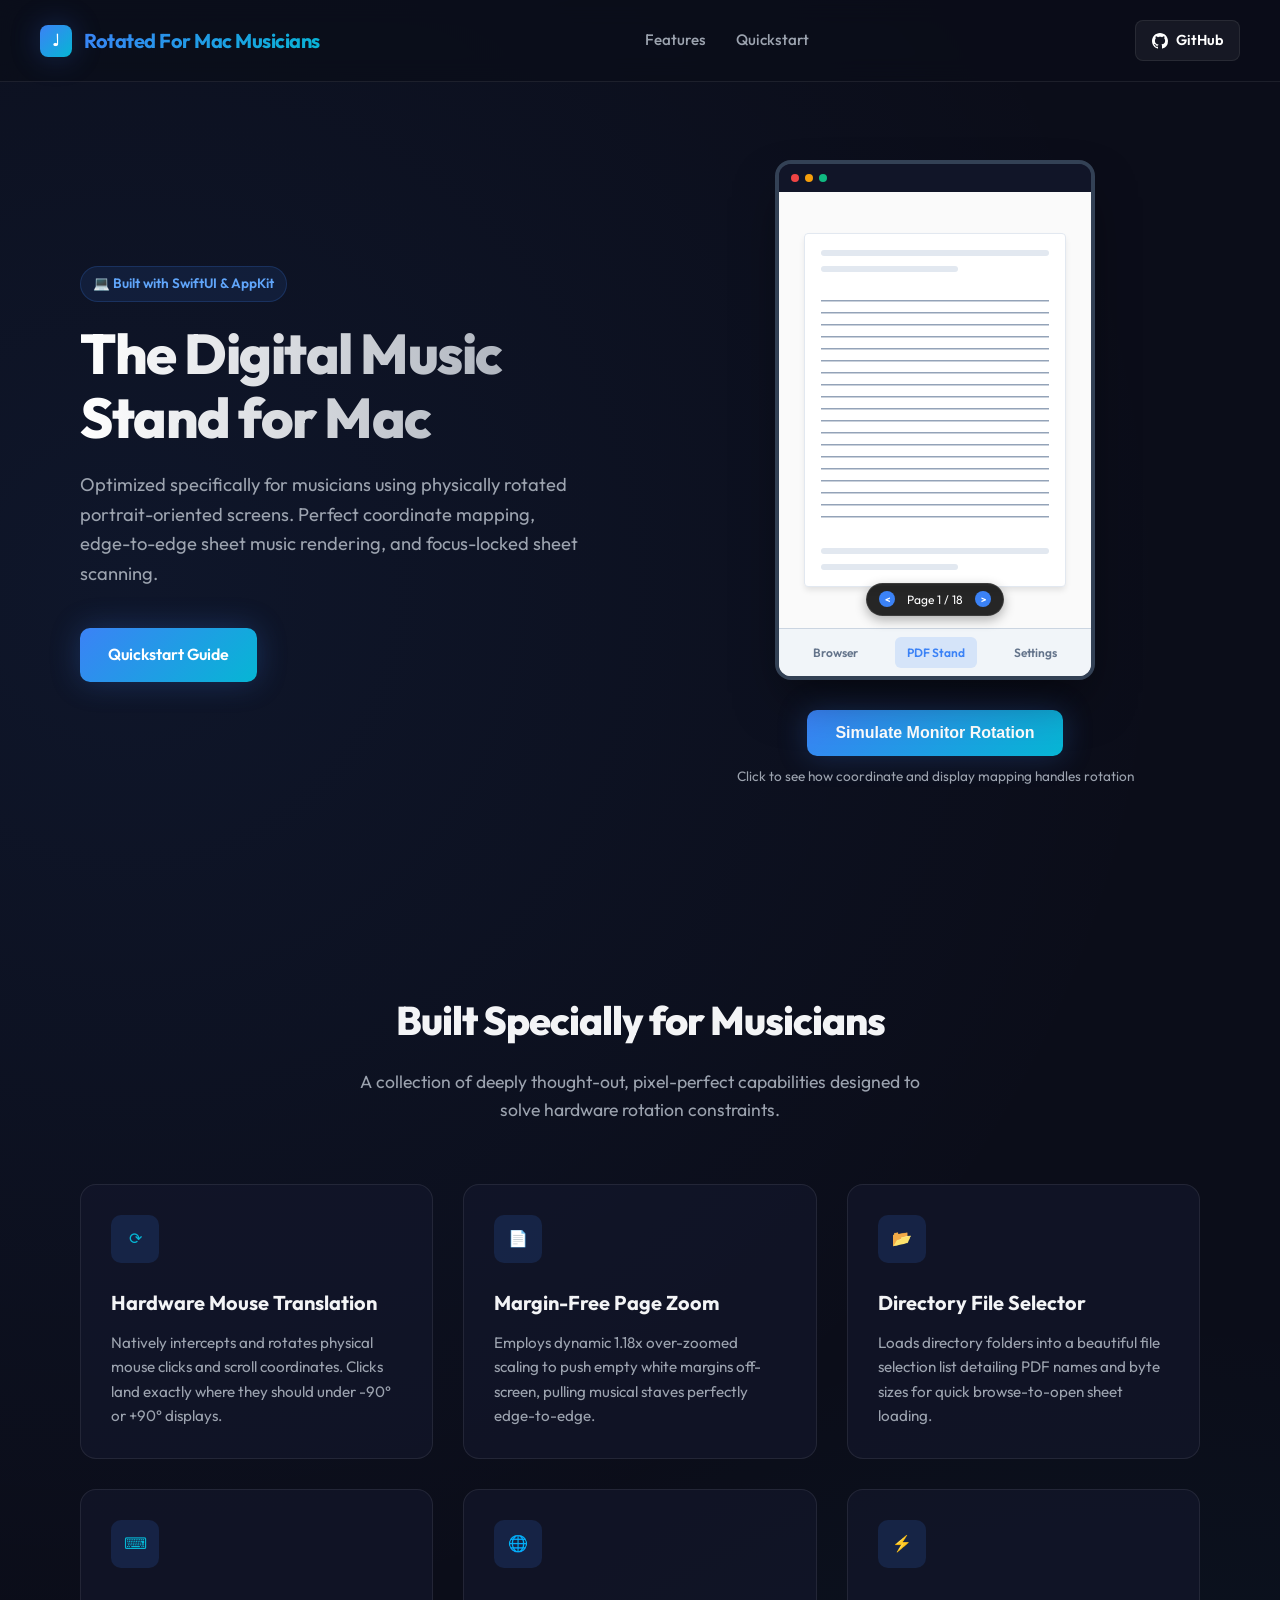
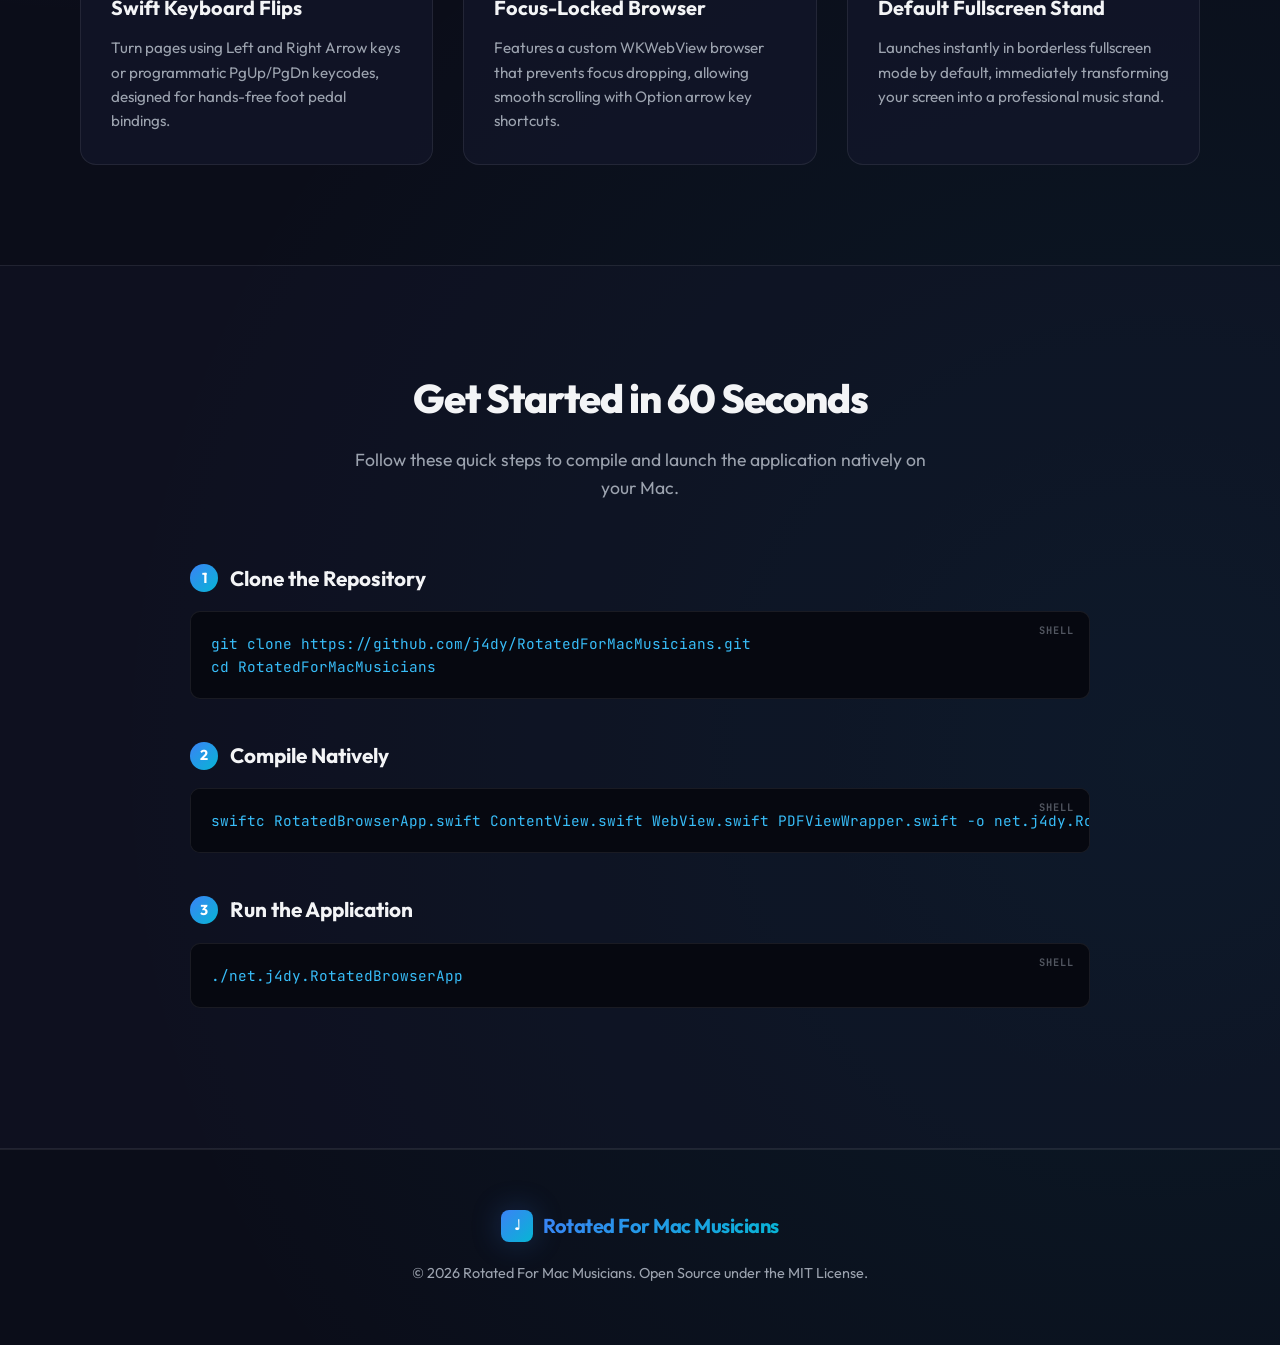
<file: index.html>
<!DOCTYPE html>
<html lang="en">
<head>
    <meta charset="UTF-8">
    <meta name="viewport" content="width=device-width, initial-scale=1.0">
    <title>Rotated For Mac Musicians — Immersive Rotated Digital Music Stand</title>
    <meta name="description" content="A premium macOS application built in SwiftUI/AppKit designed specifically for musicians using physically rotated portrait-oriented monitors. Features custom rotated mouse/scroll coordinate remapping, borderless edge-to-edge PDF sheet music reading, and focus-locked web browsing.">
    
    <!-- Google Fonts -->
    <link rel="preconnect" href="https://fonts.googleapis.com">
    <link rel="preconnect" href="https://fonts.gstatic.com" crossorigin>
    <link href="https://fonts.googleapis.com/css2?family=Outfit:wght@300;400;500;600;700;800&family=JetBrains+Mono:wght@400;500;700&display=swap" rel="stylesheet">
    
    <!-- Inline Styling (Vanilla CSS) -->
    <style>
        :root {
            --bg-color: #0b0d19;
            --card-bg: rgba(20, 24, 46, 0.6);
            --card-border: rgba(255, 255, 255, 0.08);
            --primary: #3b82f6;
            --accent: #06b6d4;
            --text: #f3f4f6;
            --text-muted: #9ca3af;
            --gradient: linear-gradient(135deg, var(--primary), var(--accent));
            --glow: 0 0 30px rgba(59, 130, 246, 0.25);
        }

        * {
            box-sizing: border-box;
            margin: 0;
            padding: 0;
            scroll-behavior: smooth;
        }

        body {
            font-family: 'Outfit', sans-serif;
            background-color: var(--bg-color);
            color: var(--text);
            line-height: 1.6;
            overflow-x: hidden;
            background-image: 
                radial-gradient(circle at 10% 20%, rgba(59, 130, 246, 0.08) 0%, transparent 40%),
                radial-gradient(circle at 90% 80%, rgba(6, 182, 212, 0.08) 0%, transparent 40%);
        }

        /* Unique Descriptive IDs for Semantic HTML Elements */
        #main-header {
            position: fixed;
            top: 0;
            width: 100%;
            padding: 20px 40px;
            z-index: 100;
            background: rgba(11, 13, 25, 0.7);
            backdrop-filter: blur(12px);
            border-bottom: 1px solid var(--card-border);
            display: flex;
            justify-content: space-between;
            align-items: center;
        }

        .logo-container {
            display: flex;
            align-items: center;
            gap: 12px;
        }

        .logo-icon {
            width: 32px;
            height: 32px;
            background: var(--gradient);
            border-radius: 8px;
            display: flex;
            align-items: center;
            justify-content: center;
            font-weight: bold;
            color: #fff;
            box-shadow: var(--glow);
        }

        .logo-text {
            font-weight: 700;
            font-size: 1.25rem;
            letter-spacing: -0.5px;
            background: var(--gradient);
            -webkit-background-clip: text;
            -webkit-text-fill-color: transparent;
        }

        #nav-menu {
            display: flex;
            gap: 30px;
        }

        .nav-link {
            color: var(--text-muted);
            text-decoration: none;
            font-weight: 500;
            font-size: 0.95rem;
            transition: color 0.3s;
        }

        .nav-link:hover {
            color: var(--text);
        }

        .github-btn {
            background: rgba(255, 255, 255, 0.05);
            border: 1px solid var(--card-border);
            color: #fff;
            padding: 8px 16px;
            border-radius: 8px;
            text-decoration: none;
            font-weight: 600;
            font-size: 0.9rem;
            display: flex;
            align-items: center;
            gap: 8px;
            transition: all 0.3s;
        }

        .github-btn:hover {
            background: rgba(255, 255, 255, 0.1);
            transform: translateY(-2px);
        }

        /* Hero Section */
        #hero-section {
            padding: 160px 40px 100px 40px;
            max-width: 1200px;
            margin: 0 auto;
            display: grid;
            grid-template-columns: 1fr 1fr;
            align-items: center;
            gap: 60px;
            min-height: 90vh;
        }

        @media (max-width: 968px) {
            #hero-section {
                grid-template-columns: 1fr;
                padding-top: 120px;
                text-align: center;
                gap: 40px;
            }
            .logo-container {
                margin: 0 auto;
            }
            #nav-menu {
                display: none;
            }
        }

        .badge {
            background: rgba(59, 130, 246, 0.1);
            border: 1px solid rgba(59, 130, 246, 0.2);
            color: #60a5fa;
            padding: 6px 12px;
            border-radius: 20px;
            font-size: 0.85rem;
            font-weight: 600;
            display: inline-flex;
            align-items: center;
            gap: 6px;
            margin-bottom: 20px;
        }

        .hero-title {
            font-size: 3.5rem;
            font-weight: 800;
            line-height: 1.15;
            letter-spacing: -1.5px;
            margin-bottom: 20px;
            background: linear-gradient(to right, #fff, #9ca3af);
            -webkit-background-clip: text;
            -webkit-text-fill-color: transparent;
        }

        .hero-subtitle {
            font-size: 1.15rem;
            color: var(--text-muted);
            margin-bottom: 40px;
            max-width: 500px;
        }

        @media (max-width: 968px) {
            .hero-subtitle {
                margin-left: auto;
                margin-right: auto;
            }
        }

        .cta-group {
            display: flex;
            gap: 20px;
        }

        @media (max-width: 968px) {
            .cta-group {
                justify-content: center;
            }
        }

        .primary-btn {
            background: var(--gradient);
            color: #fff;
            padding: 14px 28px;
            border-radius: 10px;
            text-decoration: none;
            font-weight: 600;
            font-size: 1rem;
            box-shadow: var(--glow);
            transition: all 0.3s;
            border: none;
            cursor: pointer;
        }

        .primary-btn:hover {
            transform: translateY(-2px);
            box-shadow: 0 0 40px rgba(59, 130, 246, 0.4);
        }

        /* Mockup and Interactive Rotation Demo */
        .mockup-wrapper {
            position: relative;
            perspective: 1000px;
        }

        .app-mockup {
            background: #1e223b;
            border: 4px solid #334155;
            border-radius: 16px;
            width: 320px;
            height: 520px;
            margin: 0 auto;
            box-shadow: 0 25px 50px -12px rgba(0, 0, 0, 0.5);
            display: flex;
            flex-direction: column;
            overflow: hidden;
            transition: all 0.8s cubic-bezier(0.4, 0, 0.2, 1);
            position: relative;
        }

        .app-mockup.rotated {
            transform: rotate(-90deg);
            box-shadow: 25px 0 50px -12px rgba(0, 0, 0, 0.5);
        }

        .app-titlebar {
            height: 28px;
            background: #111528;
            display: flex;
            align-items: center;
            padding: 0 12px;
            gap: 6px;
        }

        .dot {
            width: 8px;
            height: 8px;
            border-radius: 50%;
        }
        .dot-red { background: #ef4444; }
        .dot-yellow { background: #f59e0b; }
        .dot-green { background: #10b981; }

        .app-content {
            flex: 1;
            background: #fff;
            color: #333;
            display: flex;
            flex-direction: column;
            position: relative;
        }

        .app-pdf-view {
            flex: 1;
            display: flex;
            align-items: center;
            justify-content: center;
            background: #fafafa;
            position: relative;
            padding: 10px;
        }

        .pdf-page-mock {
            width: 90%;
            height: 85%;
            background: #fff;
            border: 1px solid #e2e8f0;
            box-shadow: 0 4px 6px -1px rgba(0, 0, 0, 0.1);
            border-radius: 4px;
            padding: 16px;
            display: flex;
            flex-direction: column;
            gap: 10px;
        }

        .pdf-line {
            height: 6px;
            background: #e2e8f0;
            border-radius: 3px;
        }
        .pdf-line.short { width: 60%; }
        .pdf-notes {
            flex: 1;
            background: repeating-linear-gradient(
                0deg,
                #fff,
                #fff 10px,
                #94a3b8 11px,
                #94a3b8 12px
            );
            margin: 10px 0;
            border-radius: 4px;
        }

        .app-page-bar {
            position: absolute;
            bottom: 12px;
            left: 50%;
            transform: translateX(-50%);
            background: rgba(0, 0, 0, 0.85);
            padding: 6px 12px;
            border-radius: 20px;
            display: flex;
            align-items: center;
            gap: 12px;
            color: #fff;
            font-size: 0.75rem;
            box-shadow: 0 4px 12px rgba(0, 0, 0, 0.3);
            border: 1px solid rgba(255, 255, 255, 0.1);
        }

        .mock-btn {
            width: 16px;
            height: 16px;
            border-radius: 50%;
            background: #3b82f6;
            display: flex;
            align-items: center;
            justify-content: center;
            font-weight: bold;
            font-size: 0.6rem;
            cursor: pointer;
        }

        .app-tabbar {
            height: 48px;
            background: #f1f5f9;
            border-top: 1px solid #cbd5e1;
            display: flex;
            align-items: center;
            justify-content: space-around;
            padding: 0 10px;
        }

        .mock-tab {
            font-size: 0.75rem;
            font-weight: 600;
            color: #64748b;
            padding: 6px 12px;
            border-radius: 6px;
        }
        .mock-tab.active {
            background: rgba(59, 130, 246, 0.15);
            color: #3b82f6;
        }

        .rotate-trigger-container {
            text-align: center;
            margin-top: 30px;
        }

        .rotate-label {
            font-size: 0.85rem;
            color: var(--text-muted);
            margin-top: 10px;
            display: block;
        }

        /* Features Section */
        #features-section {
            padding: 100px 40px;
            max-width: 1200px;
            margin: 0 auto;
        }

        .section-header {
            text-align: center;
            margin-bottom: 60px;
        }

        .section-title {
            font-size: 2.5rem;
            font-weight: 800;
            letter-spacing: -1px;
            margin-bottom: 16px;
        }

        .section-subtitle {
            font-size: 1.1rem;
            color: var(--text-muted);
            max-width: 600px;
            margin: 0 auto;
        }

        .features-grid {
            display: grid;
            grid-template-columns: repeat(auto-fit, minmax(320px, 1fr));
            gap: 30px;
        }

        .feature-card {
            background: var(--card-bg);
            border: 1px solid var(--card-border);
            border-radius: 16px;
            padding: 30px;
            transition: all 0.3s;
            position: relative;
            overflow: hidden;
        }

        .feature-card:hover {
            transform: translateY(-5px);
            border-color: rgba(59, 130, 246, 0.3);
            box-shadow: 0 10px 30px -15px rgba(59, 130, 246, 0.2);
        }

        .feature-icon {
            width: 48px;
            height: 48px;
            background: rgba(59, 130, 246, 0.15);
            border-radius: 10px;
            display: flex;
            align-items: center;
            justify-content: center;
            color: var(--accent);
            margin-bottom: 24px;
        }

        .feature-card h3 {
            font-size: 1.25rem;
            font-weight: 700;
            margin-bottom: 12px;
        }

        .feature-card p {
            color: var(--text-muted);
            font-size: 0.95rem;
            font-weight: 400;
        }

        /* Build and Setup Section */
        #setup-section {
            padding: 100px 40px;
            background: rgba(20, 24, 46, 0.3);
            border-top: 1px solid var(--card-border);
            border-bottom: 1px solid var(--card-border);
        }

        .setup-container {
            max-width: 900px;
            margin: 0 auto;
        }

        .setup-step {
            margin-bottom: 40px;
        }

        .setup-step h3 {
            font-size: 1.3rem;
            font-weight: 700;
            margin-bottom: 16px;
            display: flex;
            align-items: center;
            gap: 12px;
        }

        .step-number {
            width: 28px;
            height: 28px;
            background: var(--gradient);
            border-radius: 50%;
            display: flex;
            align-items: center;
            justify-content: center;
            font-size: 0.9rem;
            font-weight: 700;
            color: #fff;
        }

        .code-block {
            background: #060810;
            border: 1px solid var(--card-border);
            border-radius: 10px;
            padding: 20px;
            font-family: 'JetBrains Mono', monospace;
            font-size: 0.9rem;
            color: #38bdf8;
            overflow-x: auto;
            position: relative;
        }

        .code-block::after {
            content: "SHELL";
            position: absolute;
            top: 10px;
            right: 15px;
            font-size: 0.65rem;
            font-weight: 700;
            letter-spacing: 1px;
            color: var(--text-muted);
            opacity: 0.5;
        }

        /* Footer */
        #main-footer {
            padding: 60px 40px;
            text-align: center;
            color: var(--text-muted);
            font-size: 0.9rem;
            border-top: 1px solid var(--card-border);
        }

        .footer-logo {
            margin-bottom: 20px;
            display: inline-flex;
            align-items: center;
            gap: 10px;
        }
    </style>
</head>
<body>

    <!-- Semantic Header -->
    <header id="main-header">
        <div class="logo-container">
            <div class="logo-icon">♩</div>
            <span class="logo-text">Rotated For Mac Musicians</span>
        </div>
        <nav id="nav-menu">
            <a href="#features-section" class="nav-link">Features</a>
            <a href="#setup-section" class="nav-link">Quickstart</a>
        </nav>
        <a href="https://github.com/j4dy/RotatedForMacMusicians.git" class="github-btn" target="_blank" id="github-header-btn">
            <svg height="16" viewBox="0 0 16 16" width="16" fill="currentColor">
                <path d="M8 0C3.58 0 0 3.58 0 8c0 3.54 2.29 6.53 5.47 7.59.4.07.55-.17.55-.38 0-.19-.01-.82-.01-1.49-2.01.37-2.53-.49-2.69-.94-.09-.23-.48-.94-.82-1.13-.28-.15-.68-.52-.01-.53.63-.01 1.08.58 1.23.82.72 1.21 1.87.87 2.33.66.07-.52.28-.87.51-1.07-1.78-.2-3.64-.89-3.64-3.95 0-.87.31-1.59.82-2.15-.08-.2-.36-1.02.08-2.12 0 0 .67-.21 2.2.82.64-.18 1.32-.27 2-.27.68 0 1.36.09 2 .27 1.53-1.04 2.2-.82 2.2-.82.44 1.1.16 1.92.08 2.12.51.56.82 1.27.82 2.15 0 3.07-1.87 3.75-3.65 3.95.29.25.54.73.54 1.48 0 1.07-.01 1.93-.01 2.2 0 .21.15.46.55.38A8.013 8.013 0 0016 8c0-4.42-3.58-8-8-8z"></path>
            </svg>
            GitHub
        </a>
    </header>

    <!-- Hero Section -->
    <section id="hero-section">
        <div class="hero-left">
            <div class="badge">💻 Built with SwiftUI & AppKit</div>
            <h1 class="hero-title">The Digital Music Stand for Mac</h1>
            <p class="hero-subtitle">Optimized specifically for musicians using physically rotated portrait-oriented screens. Perfect coordinate mapping, edge-to-edge sheet music rendering, and focus-locked sheet scanning.</p>
            <div class="cta-group">
                <a href="#setup-section" class="primary-btn" id="hero-cta-btn">Quickstart Guide</a>
            </div>
        </div>
        
        <!-- Interactive Rotation Demo Box -->
        <div class="hero-right mockup-wrapper">
            <div class="app-mockup" id="demo-mockup">
                <div class="app-titlebar">
                    <span class="dot dot-red"></span>
                    <span class="dot dot-yellow"></span>
                    <span class="dot dot-green"></span>
                </div>
                <div class="app-content">
                    <!-- PDF Display Mock -->
                    <div class="app-pdf-view">
                        <div class="pdf-page-mock">
                            <div class="pdf-line"></div>
                            <div class="pdf-line short"></div>
                            <div class="pdf-notes"></div>
                            <div class="pdf-line"></div>
                            <div class="pdf-line short"></div>
                        </div>
                        <div class="app-page-bar">
                            <span class="mock-btn">&lt;</span>
                            <span>Page 1 / 18</span>
                            <span class="mock-btn">&gt;</span>
                        </div>
                    </div>
                    <!-- Navigation Tabs Mock -->
                    <div class="app-tabbar">
                        <span class="mock-tab">Browser</span>
                        <span class="mock-tab active">PDF Stand</span>
                        <span class="mock-tab">Settings</span>
                    </div>
                </div>
            </div>
            <div class="rotate-trigger-container">
                <button class="primary-btn" id="rotate-toggle-btn" onclick="toggleMockupRotation()">Simulate Monitor Rotation</button>
                <span class="rotate-label">Click to see how coordinate and display mapping handles rotation</span>
            </div>
        </div>
    </section>

    <!-- Features Section -->
    <section id="features-section">
        <div class="section-header">
            <h2 class="section-title">Built Specially for Musicians</h2>
            <p class="section-subtitle">A collection of deeply thought-out, pixel-perfect capabilities designed to solve hardware rotation constraints.</p>
        </div>
        <div class="features-grid">
            
            <div class="feature-card">
                <div class="feature-icon">⟳</div>
                <h3>Hardware Mouse Translation</h3>
                <p>Natively intercepts and rotates physical mouse clicks and scroll coordinates. Clicks land exactly where they should under -90° or +90° displays.</p>
            </div>

            <div class="feature-card">
                <div class="feature-icon">📄</div>
                <h3>Margin-Free Page Zoom</h3>
                <p>Employs dynamic 1.18x over-zoomed scaling to push empty white margins off-screen, pulling musical staves perfectly edge-to-edge.</p>
            </div>

            <div class="feature-card">
                <div class="feature-icon">📂</div>
                <h3>Directory File Selector</h3>
                <p>Loads directory folders into a beautiful file selection list detailing PDF names and byte sizes for quick browse-to-open sheet loading.</p>
            </div>

            <div class="feature-card">
                <div class="feature-icon">⌨</div>
                <h3>Swift Keyboard Flips</h3>
                <p>Turn pages using Left and Right Arrow keys or programmatic PgUp/PgDn keycodes, designed for hands-free foot pedal bindings.</p>
            </div>

            <div class="feature-card">
                <div class="feature-icon">🌐</div>
                <h3>Focus-Locked Browser</h3>
                <p>Features a custom WKWebView browser that prevents focus dropping, allowing smooth scrolling with Option arrow key shortcuts.</p>
            </div>

            <div class="feature-card">
                <div class="feature-icon">⚡</div>
                <h3>Default Fullscreen Stand</h3>
                <p>Launches instantly in borderless fullscreen mode by default, immediately transforming your screen into a professional music stand.</p>
            </div>

        </div>
    </section>

    <!-- Quickstart Guide Section -->
    <section id="setup-section">
        <div class="setup-container">
            <div class="section-header">
                <h2 class="section-title">Get Started in 60 Seconds</h2>
                <p class="section-subtitle">Follow these quick steps to compile and launch the application natively on your Mac.</p>
            </div>
            
            <div class="setup-step">
                <h3><span class="step-number">1</span> Clone the Repository</h3>
                <pre class="code-block">git clone https://github.com/j4dy/RotatedForMacMusicians.git
cd RotatedForMacMusicians</pre>
            </div>

            <div class="setup-step">
                <h3><span class="step-number">2</span> Compile Natively</h3>
                <pre class="code-block">swiftc RotatedBrowserApp.swift ContentView.swift WebView.swift PDFViewWrapper.swift -o net.j4dy.RotatedBrowserApp</pre>
            </div>

            <div class="setup-step">
                <h3><span class="step-number">3</span> Run the Application</h3>
                <pre class="code-block">./net.j4dy.RotatedBrowserApp</pre>
            </div>
        </div>
    </section>

    <!-- Footer -->
    <footer id="main-footer">
        <div class="footer-logo">
            <div class="logo-icon">♩</div>
            <span class="logo-text">Rotated For Mac Musicians</span>
        </div>
        <p>&copy; 2026 Rotated For Mac Musicians. Open Source under the MIT License.</p>
    </footer>

    <!-- Interactive JS Mockup Script -->
    <script>
        function toggleMockupRotation() {
            const mockup = document.getElementById('demo-mockup');
            mockup.classList.toggle('rotated');
            const btn = document.getElementById('rotate-toggle-btn');
            if (mockup.classList.contains('rotated')) {
                btn.textContent = "Reset Rotation";
            } else {
                btn.textContent = "Simulate Monitor Rotation";
            }
        }
    </script>
</body>
</html>
</file>
